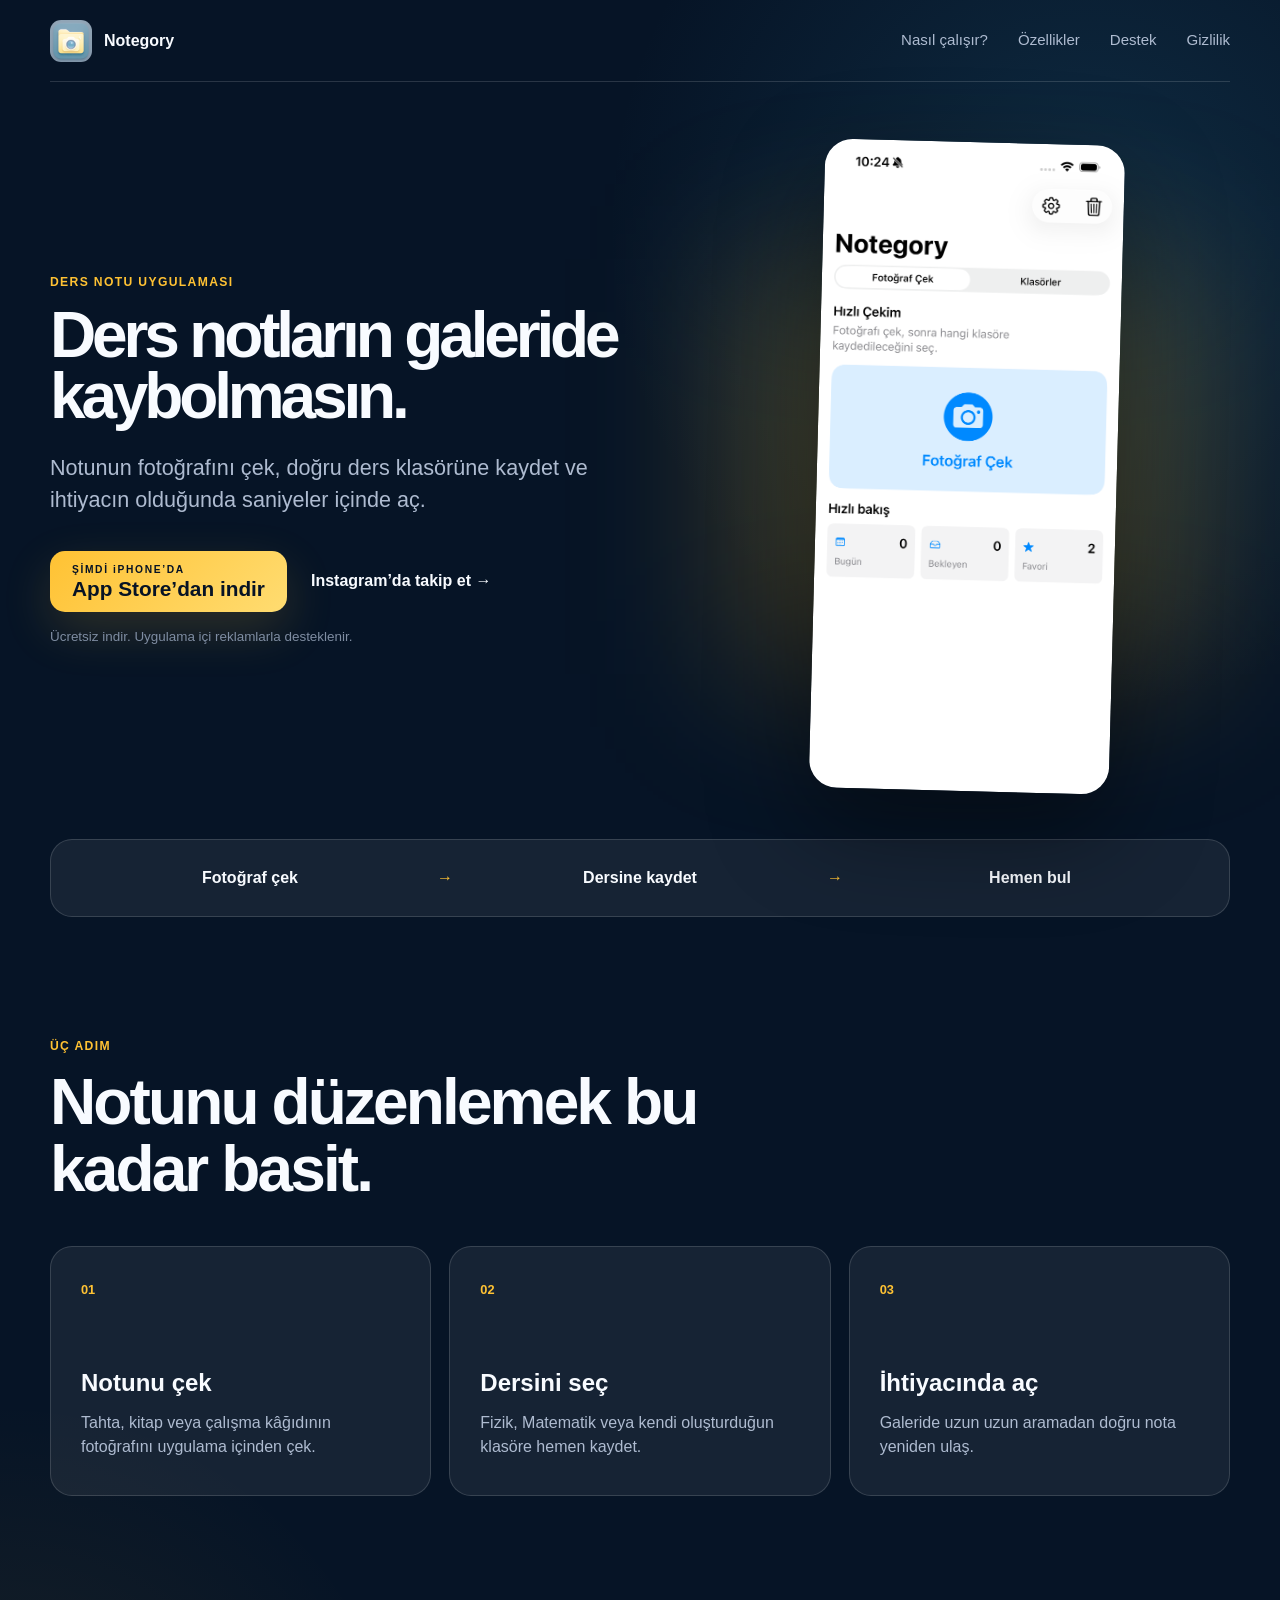
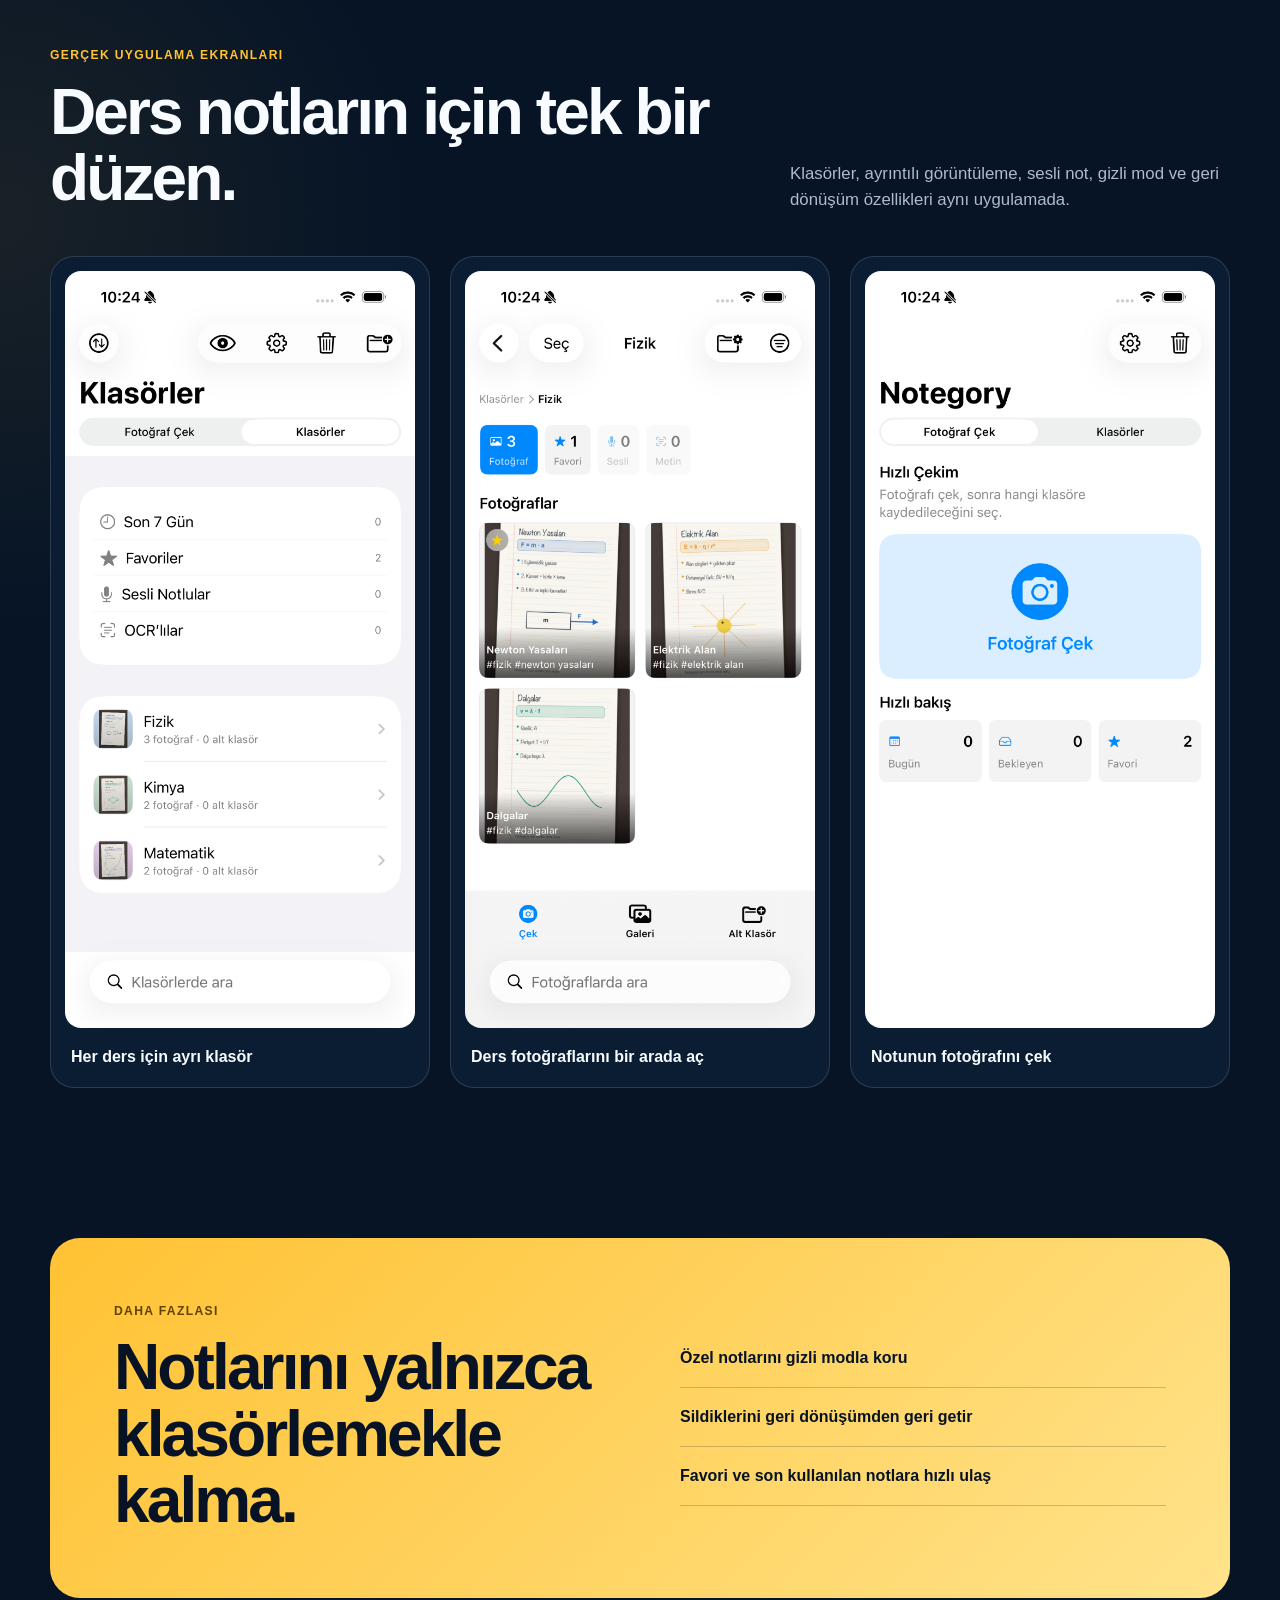
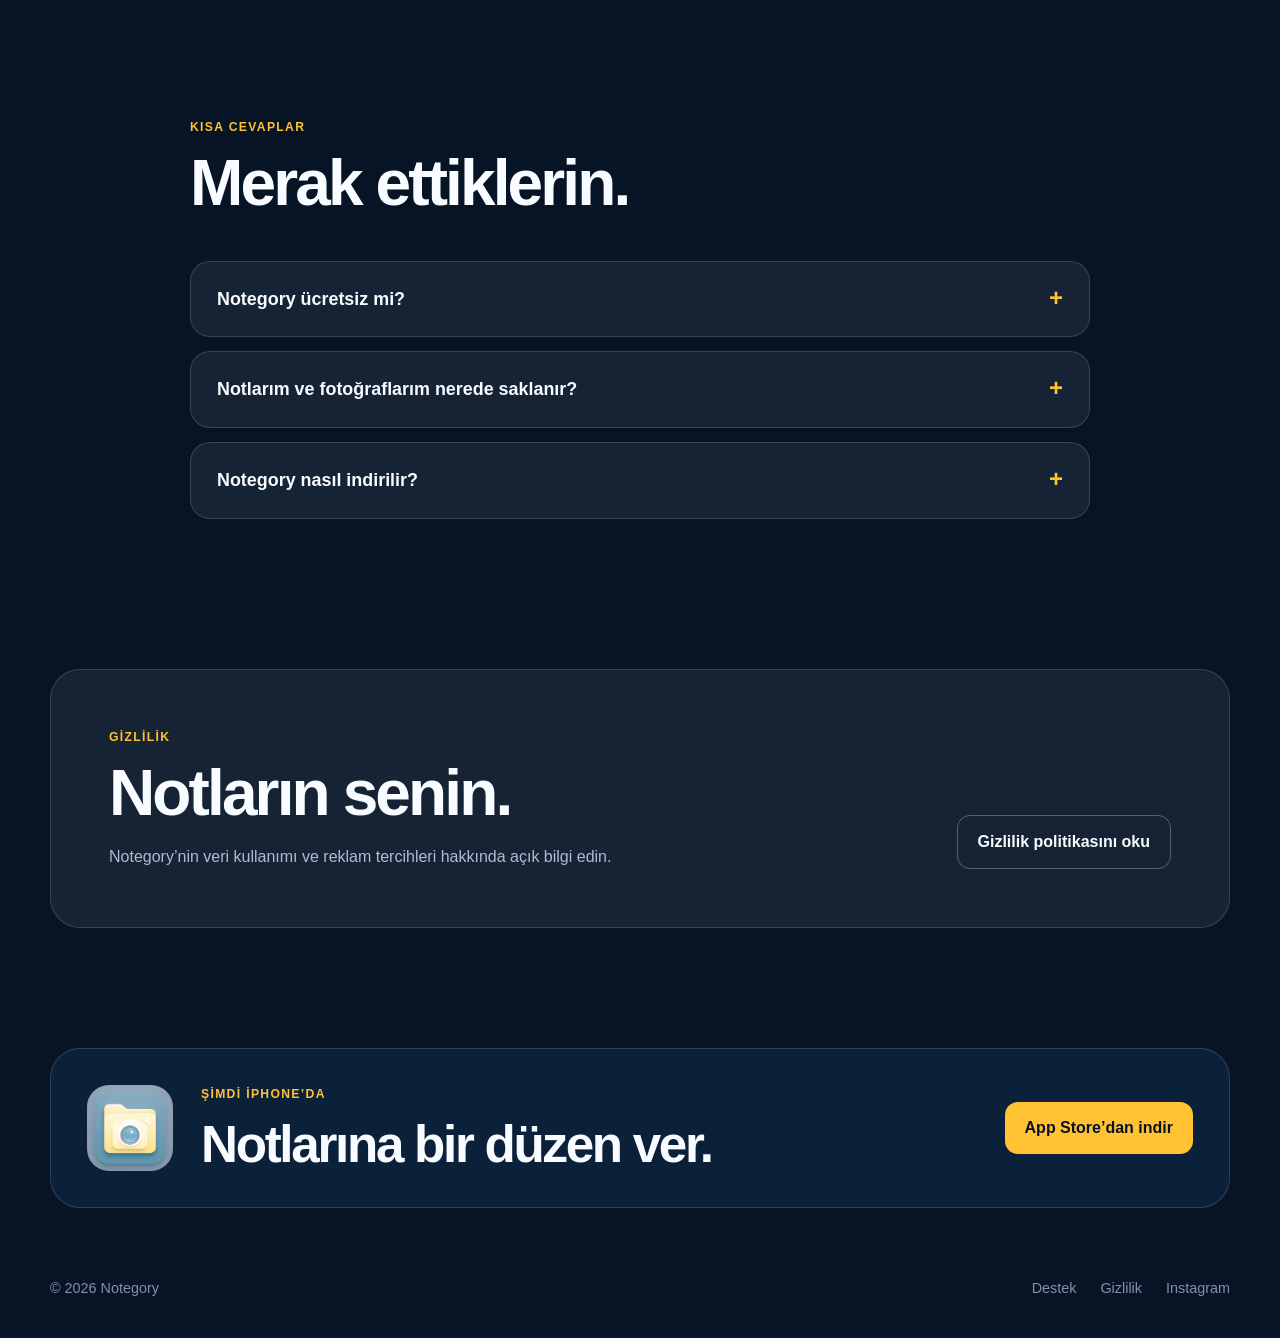
<file: index.html>
<!doctype html>
<html lang="tr">
  <head>
    <meta charset="utf-8" />
    <meta name="viewport" content="width=device-width, initial-scale=1" />
    <meta name="theme-color" content="#061426" />
    <link rel="canonical" href="https://majortr.github.io/notegory-support/" />
    <meta
      name="description"
      content="Notegory ile ders notu fotoğraflarını derslerine göre kaydet, düzenle ve ihtiyacın olduğunda hemen bul. Şimdi iPhone için App Store’da."
    />
    <meta property="og:title" content="Notegory | Ders notların galeride kaybolmasın" />
    <meta
      property="og:description"
      content="Notunu çek, dersine kaydet ve ihtiyacın olduğunda hemen bul."
    />
    <meta property="og:type" content="website" />
    <meta property="og:locale" content="tr_TR" />
    <meta property="og:url" content="https://majortr.github.io/notegory-support/" />
    <meta
      property="og:image"
      content="https://majortr.github.io/notegory-support/assets/notegory-social-preview-20261006.png"
    />
    <meta property="og:image:width" content="1200" />
    <meta property="og:image:height" content="630" />
    <meta property="og:image:alt" content="Notegory ders notu uygulaması tanıtımı" />
    <meta name="twitter:card" content="summary_large_image" />
    <meta name="twitter:title" content="Notegory | Ders notların galeride kaybolmasın" />
    <meta
      name="twitter:description"
      content="Notunu çek, dersine kaydet ve ihtiyacın olduğunda hemen bul."
    />
    <meta
      name="twitter:image"
      content="https://majortr.github.io/notegory-support/assets/notegory-social-preview-20261006.png"
    />
    <title>Notegory | Ders notlarını düzenle</title>
    <link rel="icon" href="assets/notegory-icon.png" />
    <link rel="stylesheet" href="styles.css" />
    <script type="application/ld+json">
      {
        "@context": "https://schema.org",
        "@type": "MobileApplication",
        "name": "Notegory",
        "url": "https://majortr.github.io/notegory-support/",
        "image": "https://majortr.github.io/notegory-support/assets/notegory-social-preview-20261006.png",
        "operatingSystem": "iOS",
        "downloadUrl": "https://apps.apple.com/tr/app/notegory/id6756650123",
        "applicationCategory": "EducationApplication",
        "description": "Ders notu fotoğraflarını derslerine göre kaydetmeyi ve hızlıca bulmayı kolaylaştıran iPhone uygulaması."
      }
    </script>
    <script type="application/ld+json">
      {
        "@context": "https://schema.org",
        "@type": "FAQPage",
        "mainEntity": [
          {
            "@type": "Question",
            "name": "Notegory ücretsiz mi?",
            "acceptedAnswer": {
              "@type": "Answer",
              "text": "Evet. Notegory ücretsiz bir iPhone uygulamasıdır ve uygulama içi reklamlarla desteklenir."
            }
          },
          {
            "@type": "Question",
            "name": "Notlarım ve fotoğraflarım nerede saklanır?",
            "acceptedAnswer": {
              "@type": "Answer",
              "text": "Klasörler, seçtiğiniz veya çektiğiniz fotoğraflar, sesli notlar, etiketler ve uygulama ayarları normal kullanımda cihazınızda saklanır."
            }
          },
          {
            "@type": "Question",
            "name": "Notegory nasıl indirilir?",
            "acceptedAnswer": {
              "@type": "Answer",
              "text": "Notegory şimdi iPhone için App Store'da. https://apps.apple.com/tr/app/notegory/id6756650123 bağlantısından ücretsiz indirebilirsin."
            }
          }
        ]
      }
    </script>
  </head>
  <body>
    <header class="site-header">
      <a class="brand" href="#top" aria-label="Notegory ana sayfa">
        <img src="assets/notegory-icon.png" alt="" />
        <span>Notegory</span>
      </a>
      <nav aria-label="Ana menü">
        <a href="#nasil-calisir">Nasıl çalışır?</a>
        <a href="#ozellikler">Özellikler</a>
        <a href="support.html">Destek</a>
        <a href="https://majortr.github.io/notegory-support/privacy.html">Gizlilik</a>
      </nav>
    </header>

    <main id="top">
      <section class="hero">
        <div class="hero-copy">
          <p class="eyebrow">Ders notu uygulaması</p>
          <h1>Ders notların galeride kaybolmasın.</h1>
          <p class="lead">
            Notunun fotoğrafını çek, doğru ders klasörüne kaydet ve ihtiyacın olduğunda
            saniyeler içinde aç.
          </p>
          <div class="hero-actions">
            <a class="store-button" href="https://apps.apple.com/tr/app/notegory/id6756650123" aria-label="Notegory’yi App Store’dan indir">
              <span class="store-small">ŞİMDİ iPHONE’DA</span>
              <strong>App Store’dan indir</strong>
            </a>
            <a class="text-link" href="https://www.instagram.com/notegory.app/">
              Instagram’da takip et <span aria-hidden="true">→</span>
            </a>
          </div>
          <p class="release-note">Ücretsiz indir. Uygulama içi reklamlarla desteklenir.</p>
        </div>

        <div class="hero-visual" aria-label="Notegory uygulama önizlemesi">
          <div class="glow"></div>
          <img src="assets/current-01-capture.png" alt="Notegory’nin gerçek fotoğraf çekme ekranı" />
        </div>
      </section>

      <section class="proof" aria-label="Notegory kısa özeti">
        <p>Fotoğraf çek</p>
        <span aria-hidden="true">→</span>
        <p>Dersine kaydet</p>
        <span aria-hidden="true">→</span>
        <p>Hemen bul</p>
      </section>

      <section class="steps" id="nasil-calisir">
        <div class="section-heading">
          <p class="eyebrow">Üç adım</p>
          <h2>Notunu düzenlemek bu kadar basit.</h2>
        </div>
        <div class="step-grid">
          <article>
            <span>01</span>
            <h3>Notunu çek</h3>
            <p>Tahta, kitap veya çalışma kâğıdının fotoğrafını uygulama içinden çek.</p>
          </article>
          <article>
            <span>02</span>
            <h3>Dersini seç</h3>
            <p>Fizik, Matematik veya kendi oluşturduğun klasöre hemen kaydet.</p>
          </article>
          <article>
            <span>03</span>
            <h3>İhtiyacında aç</h3>
            <p>Galeride uzun uzun aramadan doğru nota yeniden ulaş.</p>
          </article>
        </div>
      </section>

      <section class="screens" id="ozellikler">
        <div class="section-heading split-heading">
          <div>
            <p class="eyebrow">Gerçek uygulama ekranları</p>
            <h2>Ders notların için tek bir düzen.</h2>
          </div>
          <p>
            Klasörler, ayrıntılı görüntüleme, sesli not, gizli mod ve geri dönüşüm
            özellikleri aynı uygulamada.
          </p>
        </div>

        <div class="screen-grid">
          <figure>
            <img src="assets/current-02-folders.png" alt="Gerçek Notegory ekranında Fizik, Kimya ve Matematik ders klasörleri" />
            <figcaption>Her ders için ayrı klasör</figcaption>
          </figure>
          <figure>
            <img src="assets/current-03-physics.png" alt="Gerçek Fizik klasöründe üç ders notu fotoğrafı" />
            <figcaption>Ders fotoğraflarını bir arada aç</figcaption>
          </figure>
          <figure>
            <img src="assets/current-01-capture.png" alt="Gerçek Notegory fotoğraf çekme ekranı" />
            <figcaption>Notunun fotoğrafını çek</figcaption>
          </figure>
        </div>
      </section>

      <section class="feature-band">
        <div>
          <p class="eyebrow">Daha fazlası</p>
          <h2>Notlarını yalnızca klasörlemekle kalma.</h2>
        </div>
        <ul>
          <li>Özel notlarını gizli modla koru</li>
          <li>Sildiklerini geri dönüşümden geri getir</li>
          <li>Favori ve son kullanılan notlara hızlı ulaş</li>
        </ul>
      </section>

      <section class="faq" aria-labelledby="faq-title">
        <div class="section-heading">
          <p class="eyebrow">Kısa cevaplar</p>
          <h2 id="faq-title">Merak ettiklerin.</h2>
        </div>
        <div class="faq-list">
          <details>
            <summary>Notegory ücretsiz mi?</summary>
            <p>Evet. Notegory ücretsiz bir iPhone uygulamasıdır ve uygulama içi reklamlarla desteklenir.</p>
          </details>
          <details>
            <summary>Notlarım ve fotoğraflarım nerede saklanır?</summary>
            <p>
              Klasörlerin, seçtiğin veya çektiğin fotoğraflar, sesli notların, etiketlerin
              ve uygulama ayarların normal kullanımda cihazında saklanır.
            </p>
          </details>
          <details>
            <summary>Notegory nasıl indirilir?</summary>
            <p>
              Notegory şimdi iPhone için App Store’da.
              <a href="https://apps.apple.com/tr/app/notegory/id6756650123">App Store sayfasından</a> ücretsiz indirebilirsin.
            </p>
          </details>
        </div>
      </section>

      <section class="privacy-card">
        <div>
          <p class="eyebrow">Gizlilik</p>
          <h2>Notların senin.</h2>
          <p>Notegory’nin veri kullanımı ve reklam tercihleri hakkında açık bilgi edin.</p>
        </div>
        <a class="outline-button" href="https://majortr.github.io/notegory-support/privacy.html">Gizlilik politikasını oku</a>
      </section>

      <section class="final-cta">
        <img src="assets/notegory-icon.png" alt="Notegory uygulama simgesi" />
        <div>
          <p class="eyebrow">Şimdi iPhone’da</p>
          <h2>Notlarına bir düzen ver.</h2>
        </div>
        <a class="primary-button" href="https://apps.apple.com/tr/app/notegory/id6756650123">App Store’dan indir</a>
      </section>
    </main>

    <footer>
      <p>© 2026 Notegory</p>
      <div>
        <a href="support.html">Destek</a>
        <a href="https://majortr.github.io/notegory-support/privacy.html">Gizlilik</a>
        <a href="https://www.instagram.com/notegory.app/">Instagram</a>
      </div>
    </footer>
  </body>
</html>
</file>
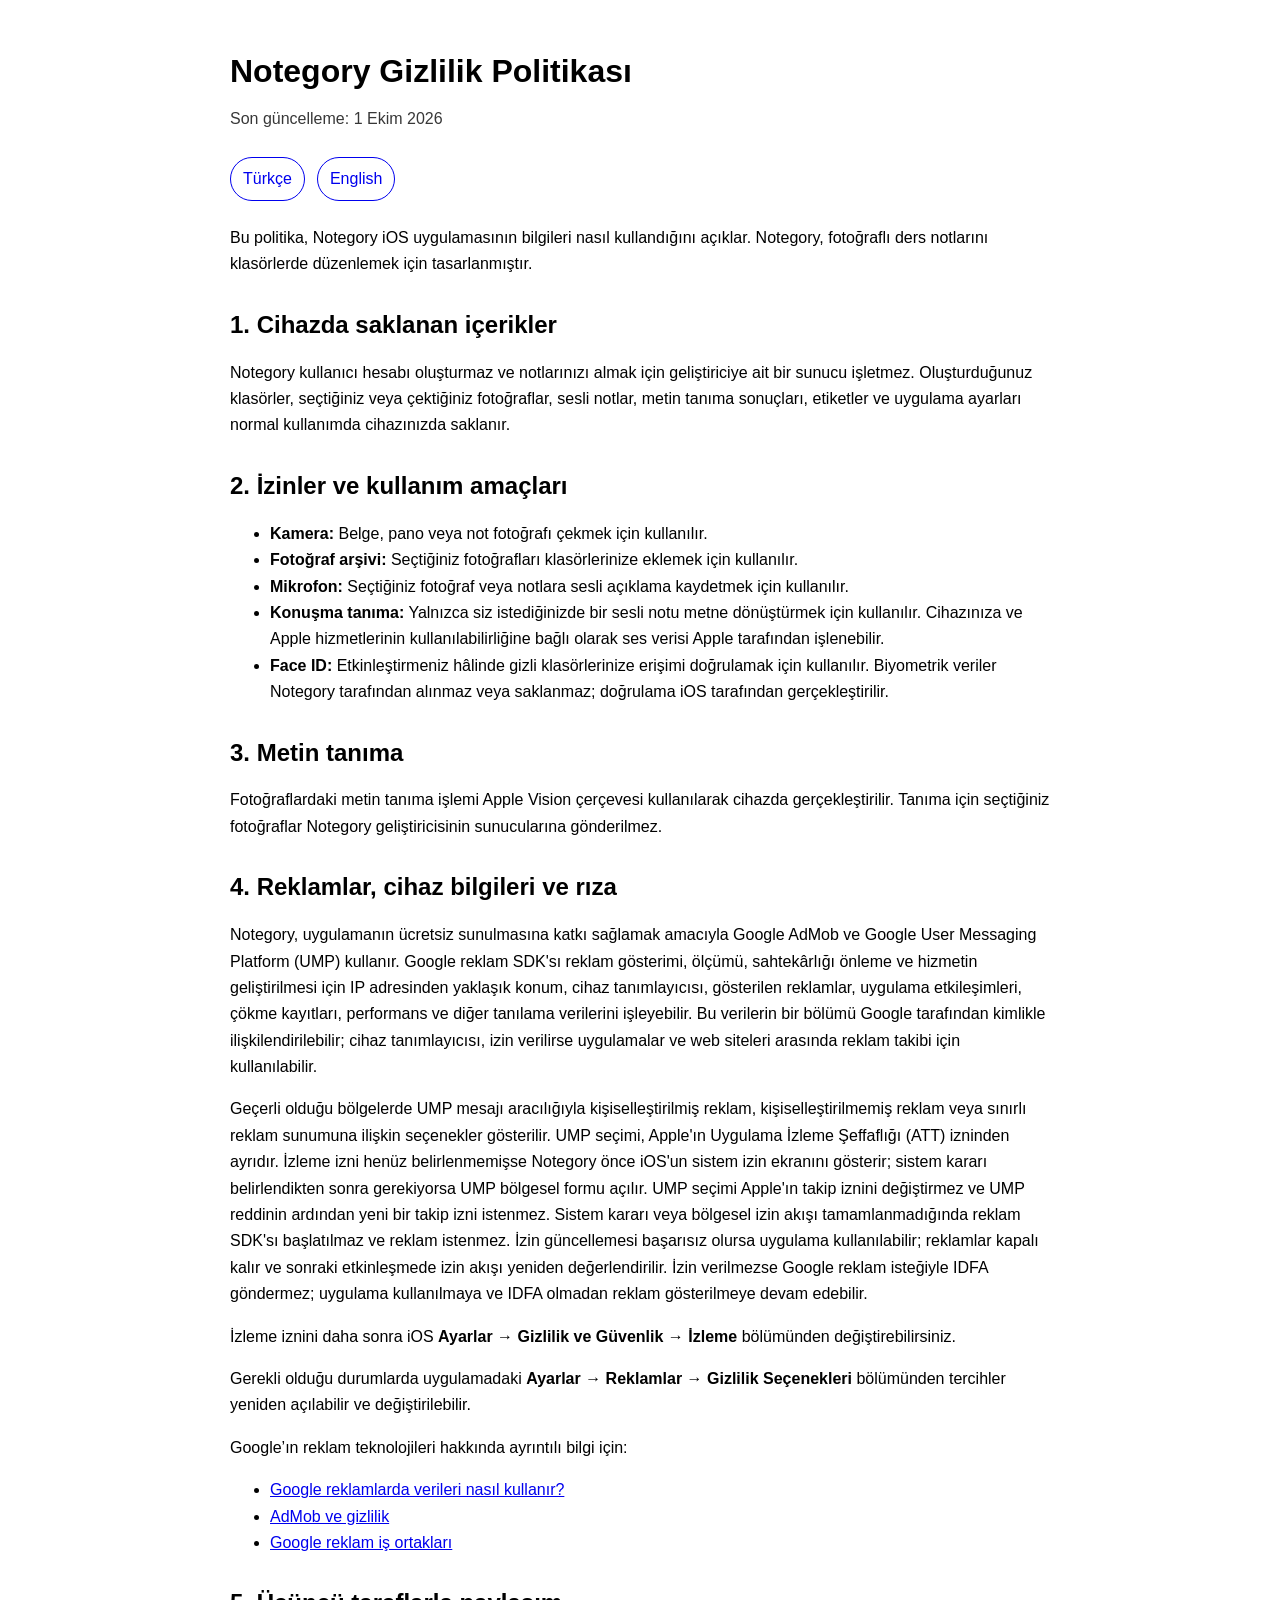
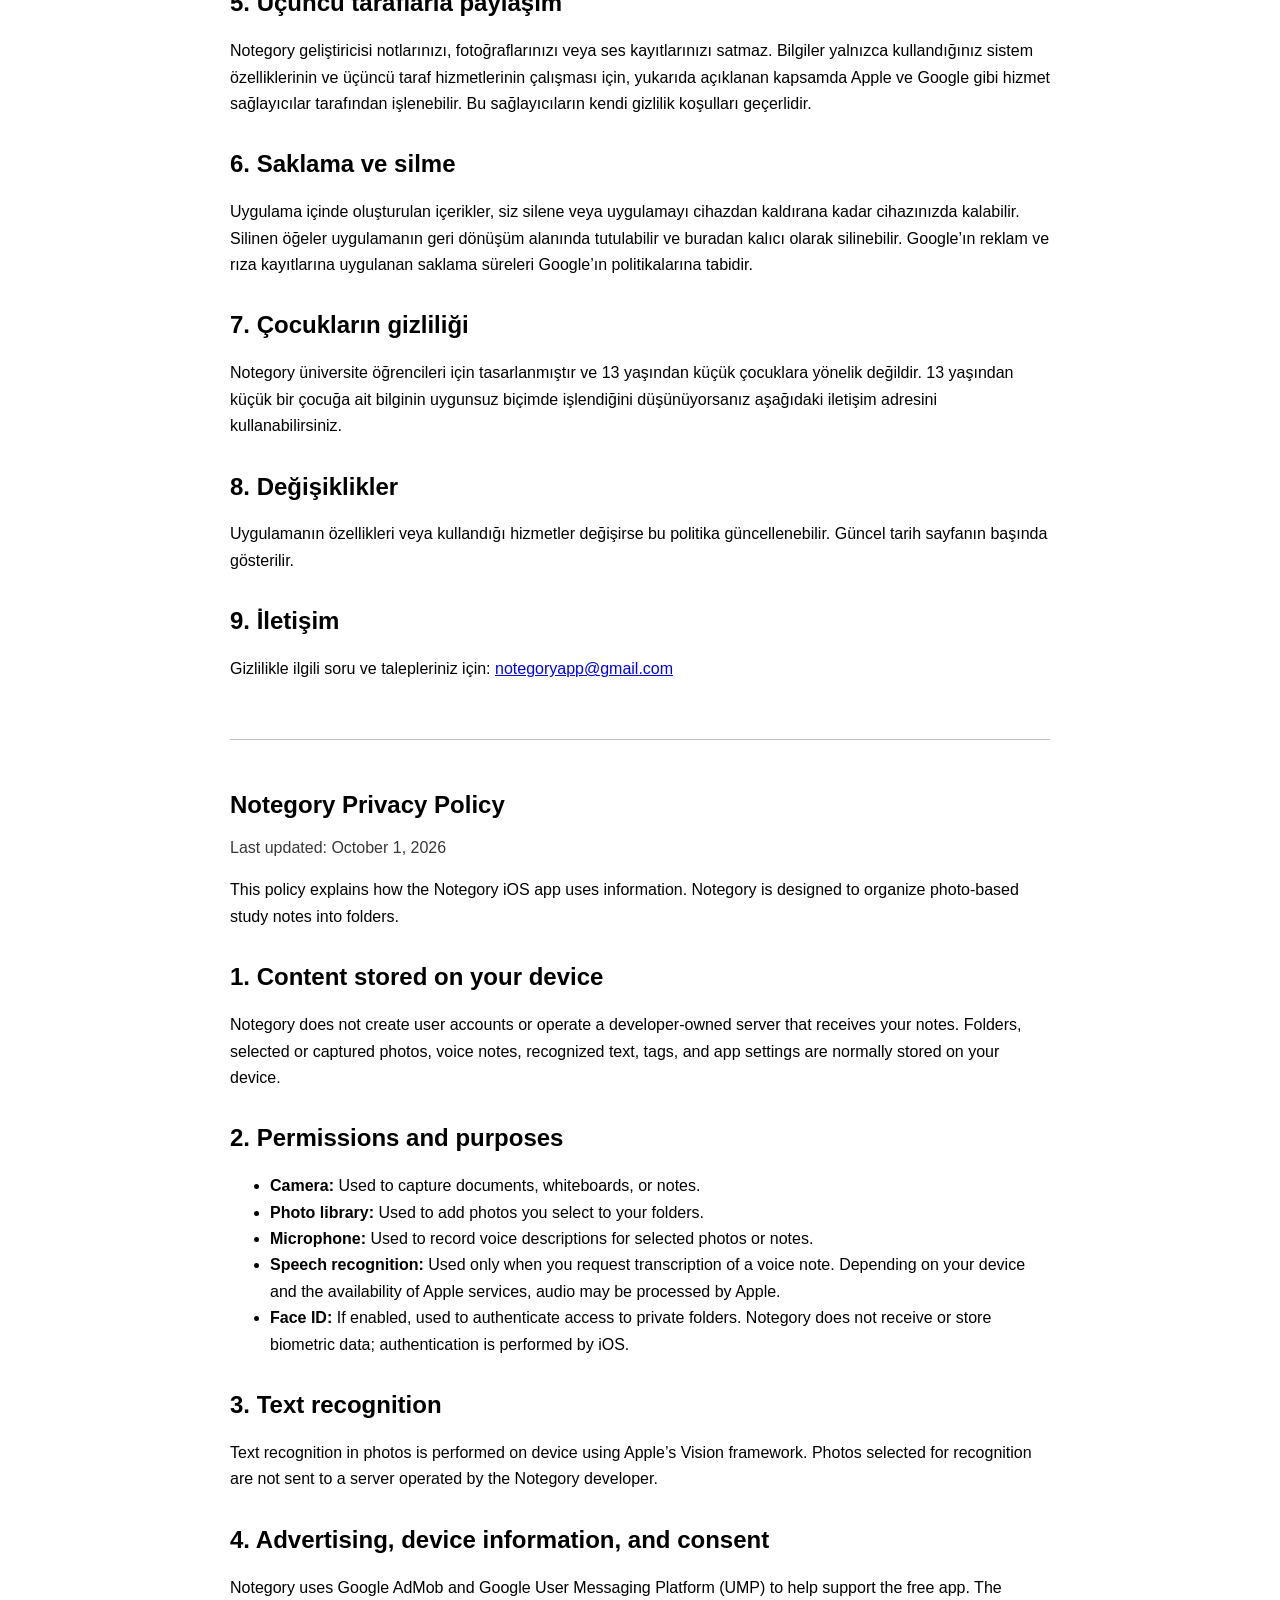
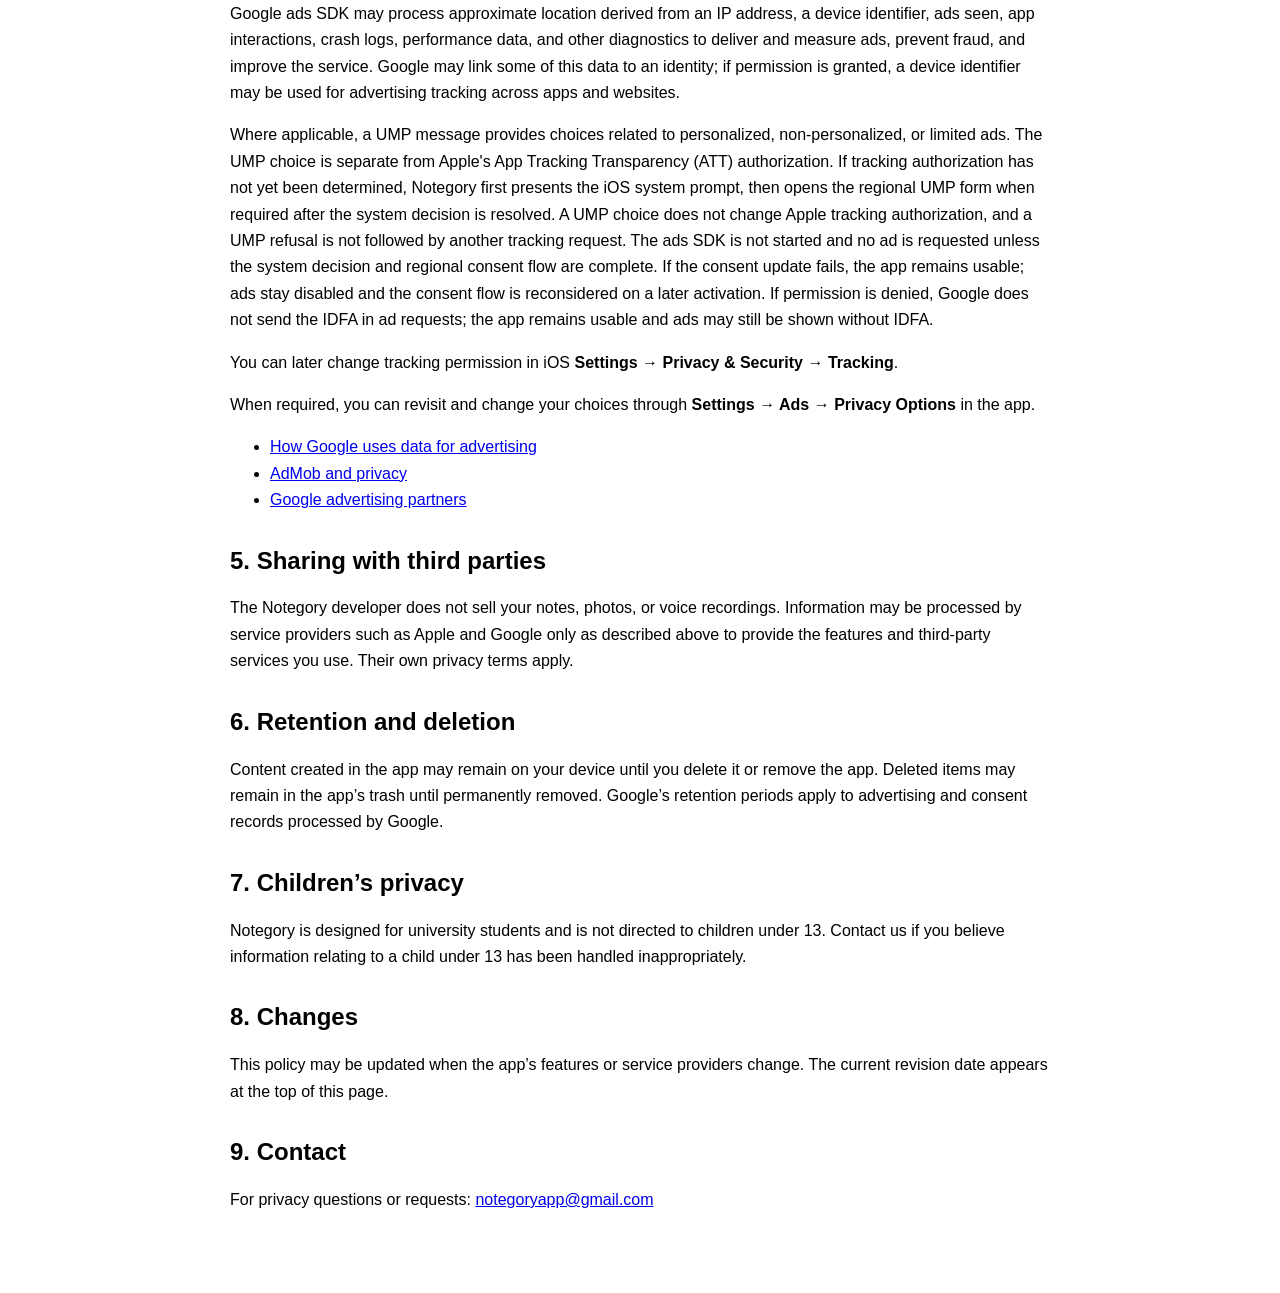
<file: privacy.html>
<!doctype html>
<html lang="tr">
<head>
  <meta charset="utf-8">
  <meta name="viewport" content="width=device-width, initial-scale=1">
  <meta name="color-scheme" content="light dark">
  <title>Notegory Gizlilik Politikası / Privacy Policy</title>
  <style>
    :root { color-scheme: light dark; font-family: -apple-system, BlinkMacSystemFont, "Segoe UI", sans-serif; }
    body { max-width: 820px; margin: 0 auto; padding: 32px 20px 64px; line-height: 1.65; }
    h1 { line-height: 1.15; margin-bottom: 8px; }
    h2 { margin-top: 32px; line-height: 1.25; }
    h3 { margin-top: 24px; }
    .meta, .note { opacity: .78; }
    .language-nav { display: flex; gap: 12px; margin: 24px 0; }
    .language-nav a { padding: 8px 12px; border: 1px solid currentColor; border-radius: 999px; text-decoration: none; }
    section[lang="en"] { border-top: 1px solid color-mix(in srgb, currentColor 25%, transparent); margin-top: 56px; padding-top: 32px; }
    a { overflow-wrap: anywhere; }
  </style>
</head>
<body>
  <main>
    <h1>Notegory Gizlilik Politikası</h1>
    <p class="meta">Son güncelleme: 1 Ekim 2026</p>
    <nav class="language-nav" aria-label="Dil seçimi">
      <a href="#turkce">Türkçe</a>
      <a href="#english">English</a>
    </nav>

    <section id="turkce" lang="tr">
      <p>Bu politika, Notegory iOS uygulamasının bilgileri nasıl kullandığını açıklar. Notegory, fotoğraflı ders notlarını klasörlerde düzenlemek için tasarlanmıştır.</p>

      <h2>1. Cihazda saklanan içerikler</h2>
      <p>Notegory kullanıcı hesabı oluşturmaz ve notlarınızı almak için geliştiriciye ait bir sunucu işletmez. Oluşturduğunuz klasörler, seçtiğiniz veya çektiğiniz fotoğraflar, sesli notlar, metin tanıma sonuçları, etiketler ve uygulama ayarları normal kullanımda cihazınızda saklanır.</p>

      <h2>2. İzinler ve kullanım amaçları</h2>
      <ul>
        <li><strong>Kamera:</strong> Belge, pano veya not fotoğrafı çekmek için kullanılır.</li>
        <li><strong>Fotoğraf arşivi:</strong> Seçtiğiniz fotoğrafları klasörlerinize eklemek için kullanılır.</li>
        <li><strong>Mikrofon:</strong> Seçtiğiniz fotoğraf veya notlara sesli açıklama kaydetmek için kullanılır.</li>
        <li><strong>Konuşma tanıma:</strong> Yalnızca siz istediğinizde bir sesli notu metne dönüştürmek için kullanılır. Cihazınıza ve Apple hizmetlerinin kullanılabilirliğine bağlı olarak ses verisi Apple tarafından işlenebilir.</li>
        <li><strong>Face ID:</strong> Etkinleştirmeniz hâlinde gizli klasörlerinize erişimi doğrulamak için kullanılır. Biyometrik veriler Notegory tarafından alınmaz veya saklanmaz; doğrulama iOS tarafından gerçekleştirilir.</li>
      </ul>

      <h2>3. Metin tanıma</h2>
      <p>Fotoğraflardaki metin tanıma işlemi Apple Vision çerçevesi kullanılarak cihazda gerçekleştirilir. Tanıma için seçtiğiniz fotoğraflar Notegory geliştiricisinin sunucularına gönderilmez.</p>

      <h2>4. Reklamlar, cihaz bilgileri ve rıza</h2>
      <p>Notegory, uygulamanın ücretsiz sunulmasına katkı sağlamak amacıyla Google AdMob ve Google User Messaging Platform (UMP) kullanır. Google reklam SDK'sı reklam gösterimi, ölçümü, sahtekârlığı önleme ve hizmetin geliştirilmesi için IP adresinden yaklaşık konum, cihaz tanımlayıcısı, gösterilen reklamlar, uygulama etkileşimleri, çökme kayıtları, performans ve diğer tanılama verilerini işleyebilir. Bu verilerin bir bölümü Google tarafından kimlikle ilişkilendirilebilir; cihaz tanımlayıcısı, izin verilirse uygulamalar ve web siteleri arasında reklam takibi için kullanılabilir.</p>
      <p>Geçerli olduğu bölgelerde UMP mesajı aracılığıyla kişiselleştirilmiş reklam, kişiselleştirilmemiş reklam veya sınırlı reklam sunumuna ilişkin seçenekler gösterilir. UMP seçimi, Apple'ın Uygulama İzleme Şeffaflığı (ATT) izninden ayrıdır. İzleme izni henüz belirlenmemişse Notegory önce iOS'un sistem izin ekranını gösterir; sistem kararı belirlendikten sonra gerekiyorsa UMP bölgesel formu açılır. UMP seçimi Apple'ın takip iznini değiştirmez ve UMP reddinin ardından yeni bir takip izni istenmez. Sistem kararı veya bölgesel izin akışı tamamlanmadığında reklam SDK'sı başlatılmaz ve reklam istenmez. İzin güncellemesi başarısız olursa uygulama kullanılabilir; reklamlar kapalı kalır ve sonraki etkinleşmede izin akışı yeniden değerlendirilir. İzin verilmezse Google reklam isteğiyle IDFA göndermez; uygulama kullanılmaya ve IDFA olmadan reklam gösterilmeye devam edebilir.</p>
      <p>İzleme iznini daha sonra iOS <strong>Ayarlar → Gizlilik ve Güvenlik → İzleme</strong> bölümünden değiştirebilirsiniz.</p>
      <p>Gerekli olduğu durumlarda uygulamadaki <strong>Ayarlar → Reklamlar → Gizlilik Seçenekleri</strong> bölümünden tercihler yeniden açılabilir ve değiştirilebilir.</p>
      <p>Google’ın reklam teknolojileri hakkında ayrıntılı bilgi için:</p>
      <ul>
        <li><a href="https://policies.google.com/technologies/ads">Google reklamlarda verileri nasıl kullanır?</a></li>
        <li><a href="https://support.google.com/admob/answer/6128543">AdMob ve gizlilik</a></li>
        <li><a href="https://support.google.com/admob/answer/9012903">Google reklam iş ortakları</a></li>
      </ul>

      <h2>5. Üçüncü taraflarla paylaşım</h2>
      <p>Notegory geliştiricisi notlarınızı, fotoğraflarınızı veya ses kayıtlarınızı satmaz. Bilgiler yalnızca kullandığınız sistem özelliklerinin ve üçüncü taraf hizmetlerinin çalışması için, yukarıda açıklanan kapsamda Apple ve Google gibi hizmet sağlayıcılar tarafından işlenebilir. Bu sağlayıcıların kendi gizlilik koşulları geçerlidir.</p>

      <h2>6. Saklama ve silme</h2>
      <p>Uygulama içinde oluşturulan içerikler, siz silene veya uygulamayı cihazdan kaldırana kadar cihazınızda kalabilir. Silinen öğeler uygulamanın geri dönüşüm alanında tutulabilir ve buradan kalıcı olarak silinebilir. Google’ın reklam ve rıza kayıtlarına uygulanan saklama süreleri Google’ın politikalarına tabidir.</p>

      <h2>7. Çocukların gizliliği</h2>
      <p>Notegory üniversite öğrencileri için tasarlanmıştır ve 13 yaşından küçük çocuklara yönelik değildir. 13 yaşından küçük bir çocuğa ait bilginin uygunsuz biçimde işlendiğini düşünüyorsanız aşağıdaki iletişim adresini kullanabilirsiniz.</p>

      <h2>8. Değişiklikler</h2>
      <p>Uygulamanın özellikleri veya kullandığı hizmetler değişirse bu politika güncellenebilir. Güncel tarih sayfanın başında gösterilir.</p>

      <h2>9. İletişim</h2>
      <p>Gizlilikle ilgili soru ve talepleriniz için: <a href="mailto:notegoryapp@gmail.com">notegoryapp@gmail.com</a></p>
    </section>

    <section id="english" lang="en">
      <h1>Notegory Privacy Policy</h1>
      <p class="meta">Last updated: October 1, 2026</p>
      <p>This policy explains how the Notegory iOS app uses information. Notegory is designed to organize photo-based study notes into folders.</p>

      <h2>1. Content stored on your device</h2>
      <p>Notegory does not create user accounts or operate a developer-owned server that receives your notes. Folders, selected or captured photos, voice notes, recognized text, tags, and app settings are normally stored on your device.</p>

      <h2>2. Permissions and purposes</h2>
      <ul>
        <li><strong>Camera:</strong> Used to capture documents, whiteboards, or notes.</li>
        <li><strong>Photo library:</strong> Used to add photos you select to your folders.</li>
        <li><strong>Microphone:</strong> Used to record voice descriptions for selected photos or notes.</li>
        <li><strong>Speech recognition:</strong> Used only when you request transcription of a voice note. Depending on your device and the availability of Apple services, audio may be processed by Apple.</li>
        <li><strong>Face ID:</strong> If enabled, used to authenticate access to private folders. Notegory does not receive or store biometric data; authentication is performed by iOS.</li>
      </ul>

      <h2>3. Text recognition</h2>
      <p>Text recognition in photos is performed on device using Apple’s Vision framework. Photos selected for recognition are not sent to a server operated by the Notegory developer.</p>

      <h2>4. Advertising, device information, and consent</h2>
      <p>Notegory uses Google AdMob and Google User Messaging Platform (UMP) to help support the free app. The Google ads SDK may process approximate location derived from an IP address, a device identifier, ads seen, app interactions, crash logs, performance data, and other diagnostics to deliver and measure ads, prevent fraud, and improve the service. Google may link some of this data to an identity; if permission is granted, a device identifier may be used for advertising tracking across apps and websites.</p>
      <p>Where applicable, a UMP message provides choices related to personalized, non-personalized, or limited ads. The UMP choice is separate from Apple's App Tracking Transparency (ATT) authorization. If tracking authorization has not yet been determined, Notegory first presents the iOS system prompt, then opens the regional UMP form when required after the system decision is resolved. A UMP choice does not change Apple tracking authorization, and a UMP refusal is not followed by another tracking request. The ads SDK is not started and no ad is requested unless the system decision and regional consent flow are complete. If the consent update fails, the app remains usable; ads stay disabled and the consent flow is reconsidered on a later activation. If permission is denied, Google does not send the IDFA in ad requests; the app remains usable and ads may still be shown without IDFA.</p>
      <p>You can later change tracking permission in iOS <strong>Settings → Privacy &amp; Security → Tracking</strong>.</p>
      <p>When required, you can revisit and change your choices through <strong>Settings → Ads → Privacy Options</strong> in the app.</p>
      <ul>
        <li><a href="https://policies.google.com/technologies/ads">How Google uses data for advertising</a></li>
        <li><a href="https://support.google.com/admob/answer/6128543">AdMob and privacy</a></li>
        <li><a href="https://support.google.com/admob/answer/9012903">Google advertising partners</a></li>
      </ul>

      <h2>5. Sharing with third parties</h2>
      <p>The Notegory developer does not sell your notes, photos, or voice recordings. Information may be processed by service providers such as Apple and Google only as described above to provide the features and third-party services you use. Their own privacy terms apply.</p>

      <h2>6. Retention and deletion</h2>
      <p>Content created in the app may remain on your device until you delete it or remove the app. Deleted items may remain in the app’s trash until permanently removed. Google’s retention periods apply to advertising and consent records processed by Google.</p>

      <h2>7. Children’s privacy</h2>
      <p>Notegory is designed for university students and is not directed to children under 13. Contact us if you believe information relating to a child under 13 has been handled inappropriately.</p>

      <h2>8. Changes</h2>
      <p>This policy may be updated when the app’s features or service providers change. The current revision date appears at the top of this page.</p>

      <h2>9. Contact</h2>
      <p>For privacy questions or requests: <a href="mailto:notegoryapp@gmail.com">notegoryapp@gmail.com</a></p>
    </section>
  </main>
</body>
</html>
</file>
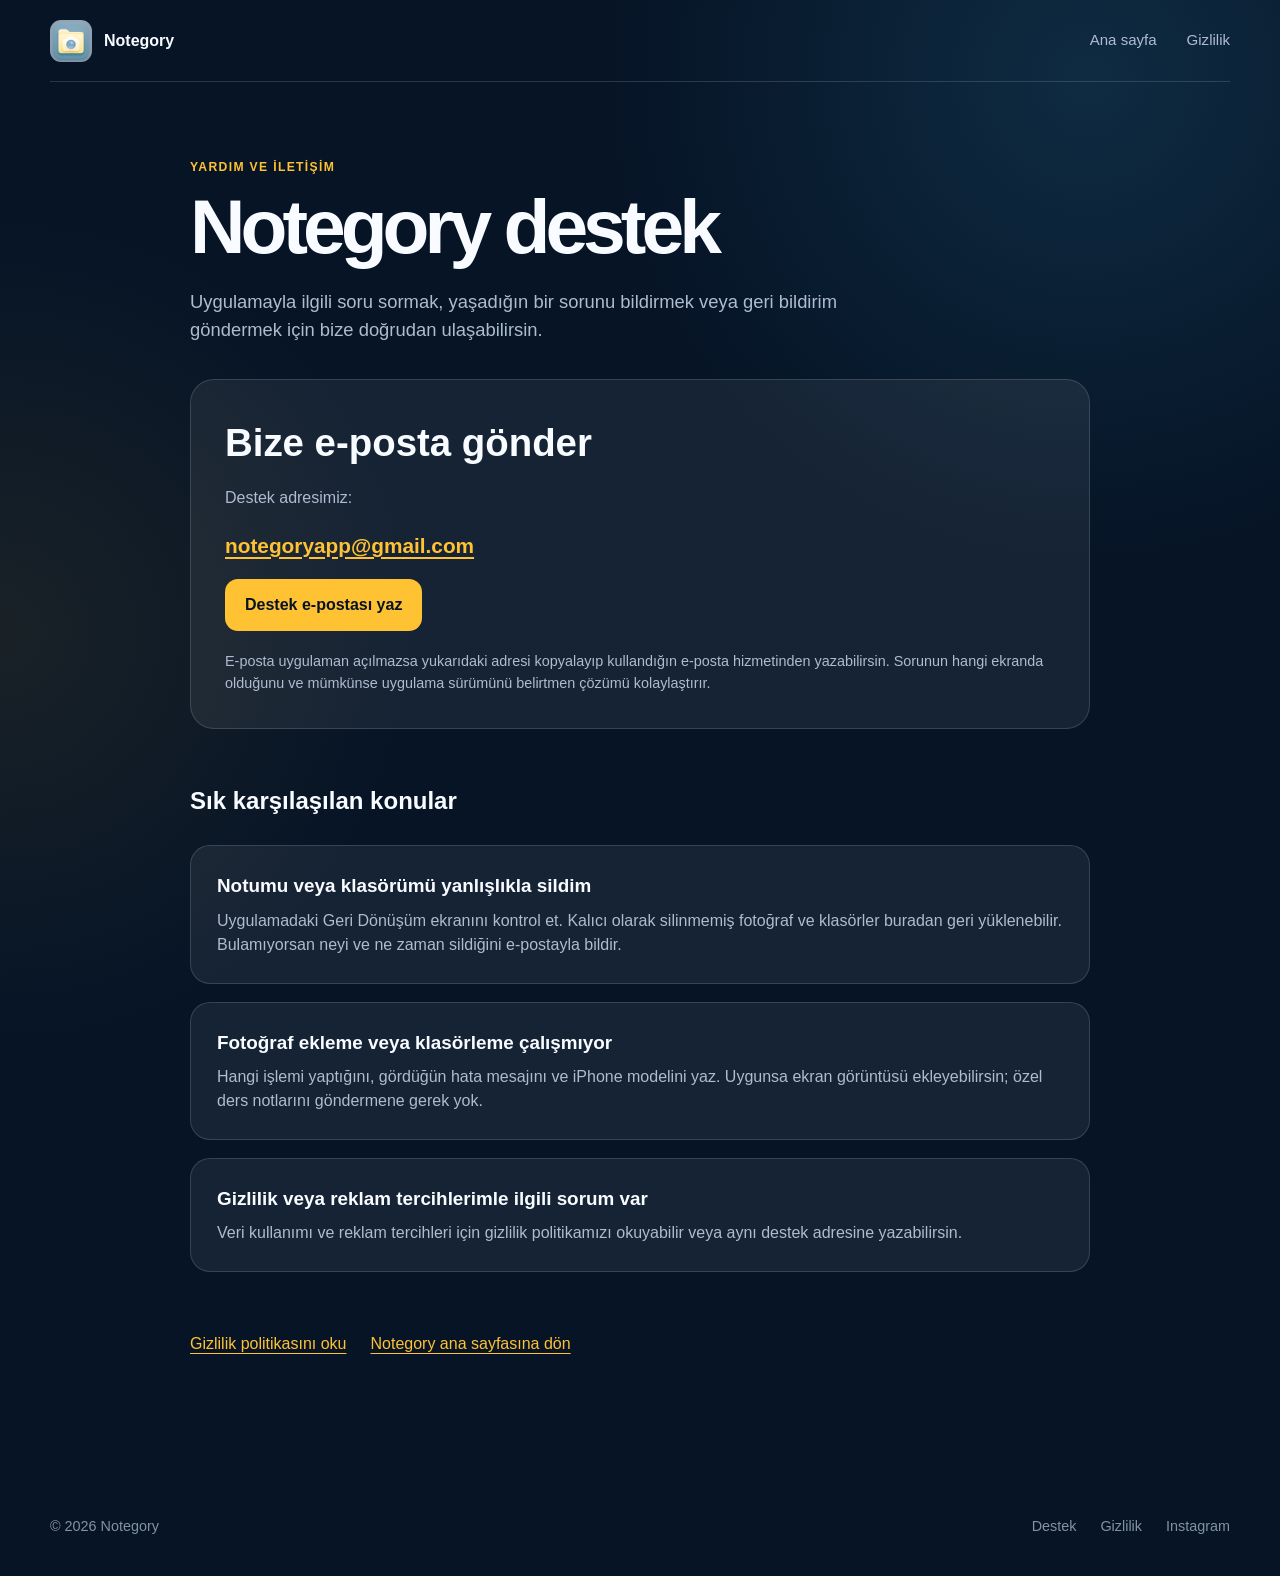
<file: support.html>
<!doctype html>
<html lang="tr">
  <head>
    <meta charset="utf-8" />
    <meta name="viewport" content="width=device-width, initial-scale=1" />
    <meta name="theme-color" content="#061426" />
    <meta name="description" content="Notegory yardım ve destek: sık sorulan sorular, sorun bildirme ve doğrudan e-posta ile iletişim." />
    <link rel="canonical" href="https://majortr.github.io/notegory-support/support.html" />
    <link rel="icon" href="assets/notegory-icon.png" />
    <link rel="stylesheet" href="styles.css" />
    <title>Notegory Destek | Yardım ve iletişim</title>
    <style>
      .support-main { max-width: 900px; padding: 76px 0 90px; }
      .support-main h1 { max-width: none; font-size: clamp(2.7rem, 7vw, 4.8rem); }
      .support-lead { max-width: 700px; color: var(--muted); font-size: 1.15rem; }
      .support-card { margin: 36px 0 54px; padding: 34px; border: 1px solid var(--line); border-radius: 24px; background: var(--card); }
      .support-card h2 { margin: 0 0 14px; font-size: clamp(1.6rem, 4vw, 2.4rem); }
      .support-card p { color: var(--muted); }
      .support-email { display: inline-block; margin: 4px 0 18px; color: var(--gold); font-size: clamp(1rem, 3.4vw, 1.3rem); font-weight: 760; overflow-wrap: anywhere; text-decoration: underline; text-underline-offset: 4px; }
      .support-card .primary-button { display: inline-block; }
      .support-card .help-hint { margin: 20px 0 0; font-size: .9rem; }
      .support-topics { display: grid; gap: 18px; margin: 26px 0 60px; }
      .support-topics article { padding: 26px; border: 1px solid var(--line); border-radius: 20px; background: var(--card); }
      .support-topics h3 { margin-bottom: 8px; font-size: 1.18rem; }
      .support-topics p { margin: 0; color: var(--muted); }
      .support-links { display: flex; flex-wrap: wrap; gap: 24px; }
      .support-links a { color: var(--gold); text-decoration: underline; text-underline-offset: 4px; }
      @media (max-width: 560px) { .support-main { padding-top: 52px; } .support-card { padding: 26px; } }
    </style>
  </head>
  <body>
    <header class="site-header">
      <a class="brand" href="./" aria-label="Notegory ana sayfa">
        <img src="assets/notegory-icon.png" alt="" />
        <span>Notegory</span>
      </a>
      <nav aria-label="Ana menü">
        <a href="./">Ana sayfa</a>
        <a href="privacy.html">Gizlilik</a>
      </nav>
    </header>

    <main class="support-main">
      <p class="eyebrow">Yardım ve iletişim</p>
      <h1>Notegory destek</h1>
      <p class="support-lead">Uygulamayla ilgili soru sormak, yaşadığın bir sorunu bildirmek veya geri bildirim göndermek için bize doğrudan ulaşabilirsin.</p>

      <section class="support-card" aria-labelledby="contact-title">
        <h2 id="contact-title">Bize e-posta gönder</h2>
        <p>Destek adresimiz:</p>
        <a class="support-email" href="mailto:notegoryapp@gmail.com">notegoryapp@gmail.com</a><br />
        <a class="primary-button" href="mailto:notegoryapp@gmail.com?subject=Notegory%20Destek">Destek e-postası yaz</a>
        <p class="help-hint">E-posta uygulaman açılmazsa yukarıdaki adresi kopyalayıp kullandığın e-posta hizmetinden yazabilirsin. Sorunun hangi ekranda olduğunu ve mümkünse uygulama sürümünü belirtmen çözümü kolaylaştırır.</p>
      </section>

      <h2>Sık karşılaşılan konular</h2>
      <div class="support-topics">
        <article>
          <h3>Notumu veya klasörümü yanlışlıkla sildim</h3>
          <p>Uygulamadaki Geri Dönüşüm ekranını kontrol et. Kalıcı olarak silinmemiş fotoğraf ve klasörler buradan geri yüklenebilir. Bulamıyorsan neyi ve ne zaman sildiğini e-postayla bildir.</p>
        </article>
        <article>
          <h3>Fotoğraf ekleme veya klasörleme çalışmıyor</h3>
          <p>Hangi işlemi yaptığını, gördüğün hata mesajını ve iPhone modelini yaz. Uygunsa ekran görüntüsü ekleyebilirsin; özel ders notlarını göndermene gerek yok.</p>
        </article>
        <article>
          <h3>Gizlilik veya reklam tercihlerimle ilgili sorum var</h3>
          <p>Veri kullanımı ve reklam tercihleri için gizlilik politikamızı okuyabilir veya aynı destek adresine yazabilirsin.</p>
        </article>
      </div>

      <div class="support-links">
        <a href="privacy.html">Gizlilik politikasını oku</a>
        <a href="./">Notegory ana sayfasına dön</a>
      </div>
    </main>

    <footer>
      <p>© 2026 Notegory</p>
      <div>
        <a href="support.html" aria-current="page">Destek</a>
        <a href="privacy.html">Gizlilik</a>
        <a href="https://www.instagram.com/notegory.app/">Instagram</a>
      </div>
    </footer>
  </body>
</html>
</file>
<file: styles.css>
:root {
  color-scheme: dark;
  --ink: #f8fbff;
  --muted: #aebbd0;
  --navy: #061426;
  --navy-soft: #0b2038;
  --card: rgba(255, 255, 255, 0.065);
  --line: rgba(255, 255, 255, 0.14);
  --gold: #ffc233;
  --gold-deep: #f0a91f;
  --max: 1180px;
}

* { box-sizing: border-box; }

html { scroll-behavior: smooth; }

body {
  margin: 0;
  min-width: 320px;
  color: var(--ink);
  background:
    radial-gradient(circle at 85% 5%, rgba(42, 117, 155, 0.24), transparent 30rem),
    radial-gradient(circle at 0% 40%, rgba(255, 194, 51, 0.08), transparent 26rem),
    var(--navy);
  font-family: -apple-system, BlinkMacSystemFont, "Segoe UI", sans-serif;
  line-height: 1.5;
}

a { color: inherit; text-decoration: none; }
img { display: block; max-width: 100%; }

.site-header,
main,
footer {
  width: min(calc(100% - 40px), var(--max));
  margin-inline: auto;
}

.site-header {
  min-height: 82px;
  display: flex;
  align-items: center;
  justify-content: space-between;
  border-bottom: 1px solid var(--line);
}

.brand { display: inline-flex; align-items: center; gap: 12px; font-weight: 760; }
.brand img { width: 42px; height: 42px; border-radius: 11px; }

nav { display: flex; gap: 30px; color: var(--muted); font-size: 0.94rem; }
nav a:hover, .text-link:hover, footer a:hover { color: var(--gold); }

.hero {
  min-height: 650px;
  display: grid;
  grid-template-columns: 1.05fr 0.95fr;
  align-items: center;
  gap: 72px;
  padding: 60px 0 48px;
}

.eyebrow {
  margin: 0 0 14px;
  color: var(--gold);
  font-weight: 760;
  letter-spacing: 0.11em;
  text-transform: uppercase;
  font-size: 0.76rem;
}

h1, h2, h3, p { margin-top: 0; }

h1 {
  max-width: 720px;
  margin-bottom: 24px;
  font-size: clamp(3.2rem, 5vw, 4.9rem);
  line-height: 0.96;
  letter-spacing: -0.065em;
}

.lead {
  max-width: 620px;
  color: var(--muted);
  font-size: clamp(1.05rem, 2vw, 1.35rem);
}

.hero-actions { display: flex; align-items: center; gap: 24px; margin-top: 34px; }

.store-button {
  text-decoration: none;
  min-width: 176px;
  padding: 11px 22px;
  border-radius: 15px;
  display: inline-flex;
  flex-direction: column;
  align-items: flex-start;
  color: #071325;
  background: linear-gradient(135deg, var(--gold), #ffdc71);
  box-shadow: 0 18px 50px rgba(255, 194, 51, 0.16);
}

.store-small { font-size: 0.64rem; font-weight: 800; letter-spacing: 0.16em; }
.store-button strong { font-size: 1.3rem; line-height: 1.15; }
.text-link { color: var(--ink); font-weight: 680; }
.release-note { margin-top: 15px; color: #7f8da2; font-size: 0.84rem; }

.hero-visual {
  position: relative;
  display: flex;
  justify-content: center;
  isolation: isolate;
}

.hero-visual img {
  width: min(100%, 300px);
  border-radius: 28px;
  box-shadow: 0 36px 100px rgba(0, 0, 0, 0.45);
  transform: rotate(1.5deg);
}

.glow {
  position: absolute;
  inset: 18% 6%;
  z-index: -1;
  background: rgba(255, 194, 51, 0.23);
  filter: blur(80px);
}

.proof {
  display: grid;
  grid-template-columns: 1fr auto 1fr auto 1fr;
  gap: 20px;
  align-items: center;
  padding: 26px 32px;
  border: 1px solid var(--line);
  border-radius: 22px;
  background: var(--card);
  text-align: center;
  font-weight: 720;
}
.proof p { margin: 0; }
.proof span { color: var(--gold); }

.steps, .screens, .faq { padding: 120px 0 30px; }
.section-heading { max-width: 760px; margin-bottom: 44px; }
.section-heading h2, .feature-band h2, .privacy-card h2, .final-cta h2 {
  margin-bottom: 0;
  font-size: clamp(2.25rem, 5vw, 4.25rem);
  line-height: 1.04;
  letter-spacing: -0.045em;
}

.step-grid { display: grid; grid-template-columns: repeat(3, 1fr); gap: 18px; }
.step-grid article {
  min-height: 250px;
  padding: 30px;
  border-radius: 22px;
  background: var(--card);
  border: 1px solid var(--line);
}
.step-grid article > span { color: var(--gold); font-size: 0.8rem; font-weight: 800; }
.step-grid h3 { margin: 64px 0 10px; font-size: 1.5rem; }
.step-grid p { margin-bottom: 0; color: var(--muted); }

.split-heading {
  max-width: none;
  display: grid;
  grid-template-columns: 1.2fr 0.8fr;
  align-items: end;
  gap: 80px;
}
.split-heading > p { margin-bottom: 0; color: var(--muted); font-size: 1.05rem; }

.screen-grid { display: grid; grid-template-columns: repeat(3, 1fr); gap: 20px; }
.screen-grid figure {
  margin: 0;
  padding: 14px 14px 18px;
  border-radius: 24px;
  background: #0a1d32;
  border: 1px solid var(--line);
}
.screen-grid img { border-radius: 16px; }
.screen-grid figcaption { padding: 17px 6px 0; font-weight: 700; }

.feature-band, .privacy-card, .final-cta {
  margin-top: 120px;
  border-radius: 30px;
}

.feature-band {
  display: grid;
  grid-template-columns: 1fr 1fr;
  gap: 80px;
  align-items: center;
  padding: 64px;
  color: #071325;
  background: linear-gradient(135deg, var(--gold), #ffe38b);
}
.feature-band .eyebrow { color: #5f4300; }
.feature-band ul { margin: 0; padding: 0; list-style: none; }
.feature-band li { padding: 17px 0; border-bottom: 1px solid rgba(7, 19, 37, 0.2); font-weight: 680; }

.faq { max-width: 900px; margin-inline: auto; }
.faq-list { display: grid; gap: 14px; }
.faq details {
  padding: 0 26px;
  border: 1px solid var(--line);
  border-radius: 20px;
  background: var(--card);
}
.faq summary {
  position: relative;
  padding: 24px 42px 24px 0;
  cursor: pointer;
  font-size: 1.12rem;
  font-weight: 760;
  list-style: none;
}
.faq summary::-webkit-details-marker { display: none; }
.faq summary::after {
  content: "+";
  position: absolute;
  right: 0;
  color: var(--gold);
  font-size: 1.5rem;
  line-height: 1;
}
.faq details[open] summary::after { content: "−"; }
.faq details p { margin: -2px 0 24px; color: var(--muted); line-height: 1.7; }
.faq details a { color: var(--gold); }

.privacy-card {
  display: flex;
  align-items: end;
  justify-content: space-between;
  gap: 40px;
  padding: 58px;
  border: 1px solid var(--line);
  background: var(--card);
}
.privacy-card p:not(.eyebrow) { max-width: 620px; margin: 18px 0 0; color: var(--muted); }
.outline-button, .primary-button { padding: 14px 20px; border-radius: 13px; font-weight: 760; white-space: nowrap; }
.outline-button { border: 1px solid rgba(255,255,255,.28); }
.outline-button:hover { border-color: var(--gold); color: var(--gold); }

.final-cta {
  display: grid;
  grid-template-columns: auto 1fr auto;
  align-items: center;
  gap: 28px;
  padding: 36px;
  background: #0b213a;
  border: 1px solid var(--line);
}
.final-cta img { width: 86px; height: 86px; border-radius: 22px; }
.final-cta h2 { font-size: clamp(2rem, 4vw, 3.25rem); }
.primary-button { color: #071325; background: var(--gold); }

footer {
  display: flex;
  justify-content: space-between;
  padding: 70px 0 38px;
  color: #8391a6;
  font-size: 0.9rem;
}
footer p { margin: 0; }
footer div { display: flex; gap: 24px; }

@media (max-width: 820px) {
  .site-header { min-height: 70px; }
  nav a:not(:last-child) { display: none; }
  .hero { min-height: auto; grid-template-columns: 1fr; gap: 54px; padding-top: 68px; }
  h1 { font-size: clamp(3.25rem, 14vw, 5rem); }
  .hero-visual img { width: min(88%, 420px); }
  .proof { grid-template-columns: 1fr; gap: 10px; }
  .proof span { transform: rotate(90deg); }
  .steps, .screens, .faq { padding-top: 90px; }
  .step-grid, .screen-grid, .split-heading, .feature-band { grid-template-columns: 1fr; }
  .split-heading, .feature-band { gap: 34px; }
  .screen-grid { grid-template-columns: none; grid-auto-flow: column; grid-auto-columns: 82%; overflow-x: auto; padding-bottom: 14px; scroll-snap-type: x mandatory; }
  .screen-grid figure { scroll-snap-align: start; }
  .feature-band { padding: 42px 28px; }
  .privacy-card { align-items: flex-start; flex-direction: column; padding: 38px 28px; }
  .final-cta { grid-template-columns: auto 1fr; }
  .final-cta .primary-button { grid-column: 1 / -1; text-align: center; }
}

@media (max-width: 560px) {
  .site-header, main, footer { width: min(calc(100% - 28px), var(--max)); }
  .brand img { width: 36px; height: 36px; }
  .hero-actions { align-items: flex-start; flex-direction: column; }
  .hero { padding-top: 54px; }
  .step-grid { grid-template-columns: 1fr; }
  .step-grid article { min-height: 220px; }
  .feature-band, .privacy-card, .final-cta { margin-top: 88px; }
  .final-cta img { width: 64px; height: 64px; border-radius: 17px; }
  footer { align-items: flex-start; flex-direction: column; gap: 20px; }
}

@media (prefers-reduced-motion: reduce) {
  html { scroll-behavior: auto; }
}
</file>
